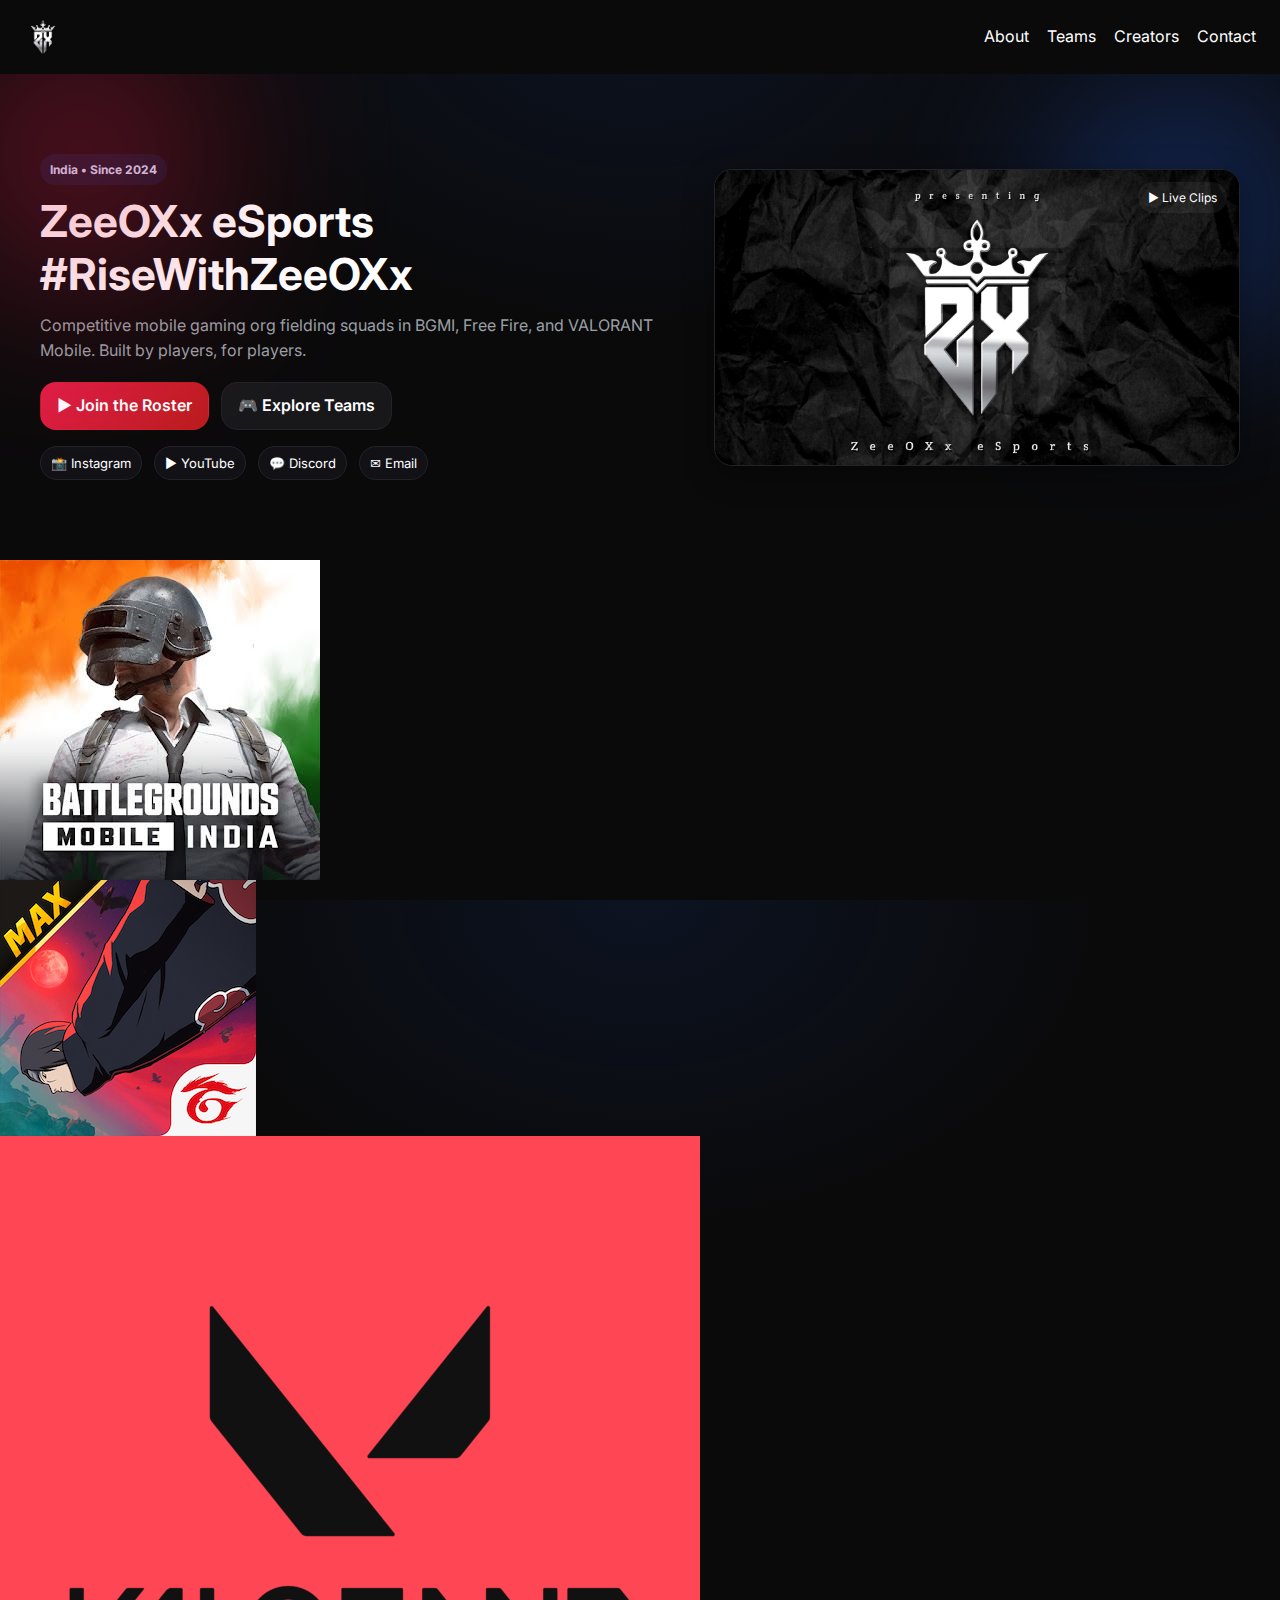
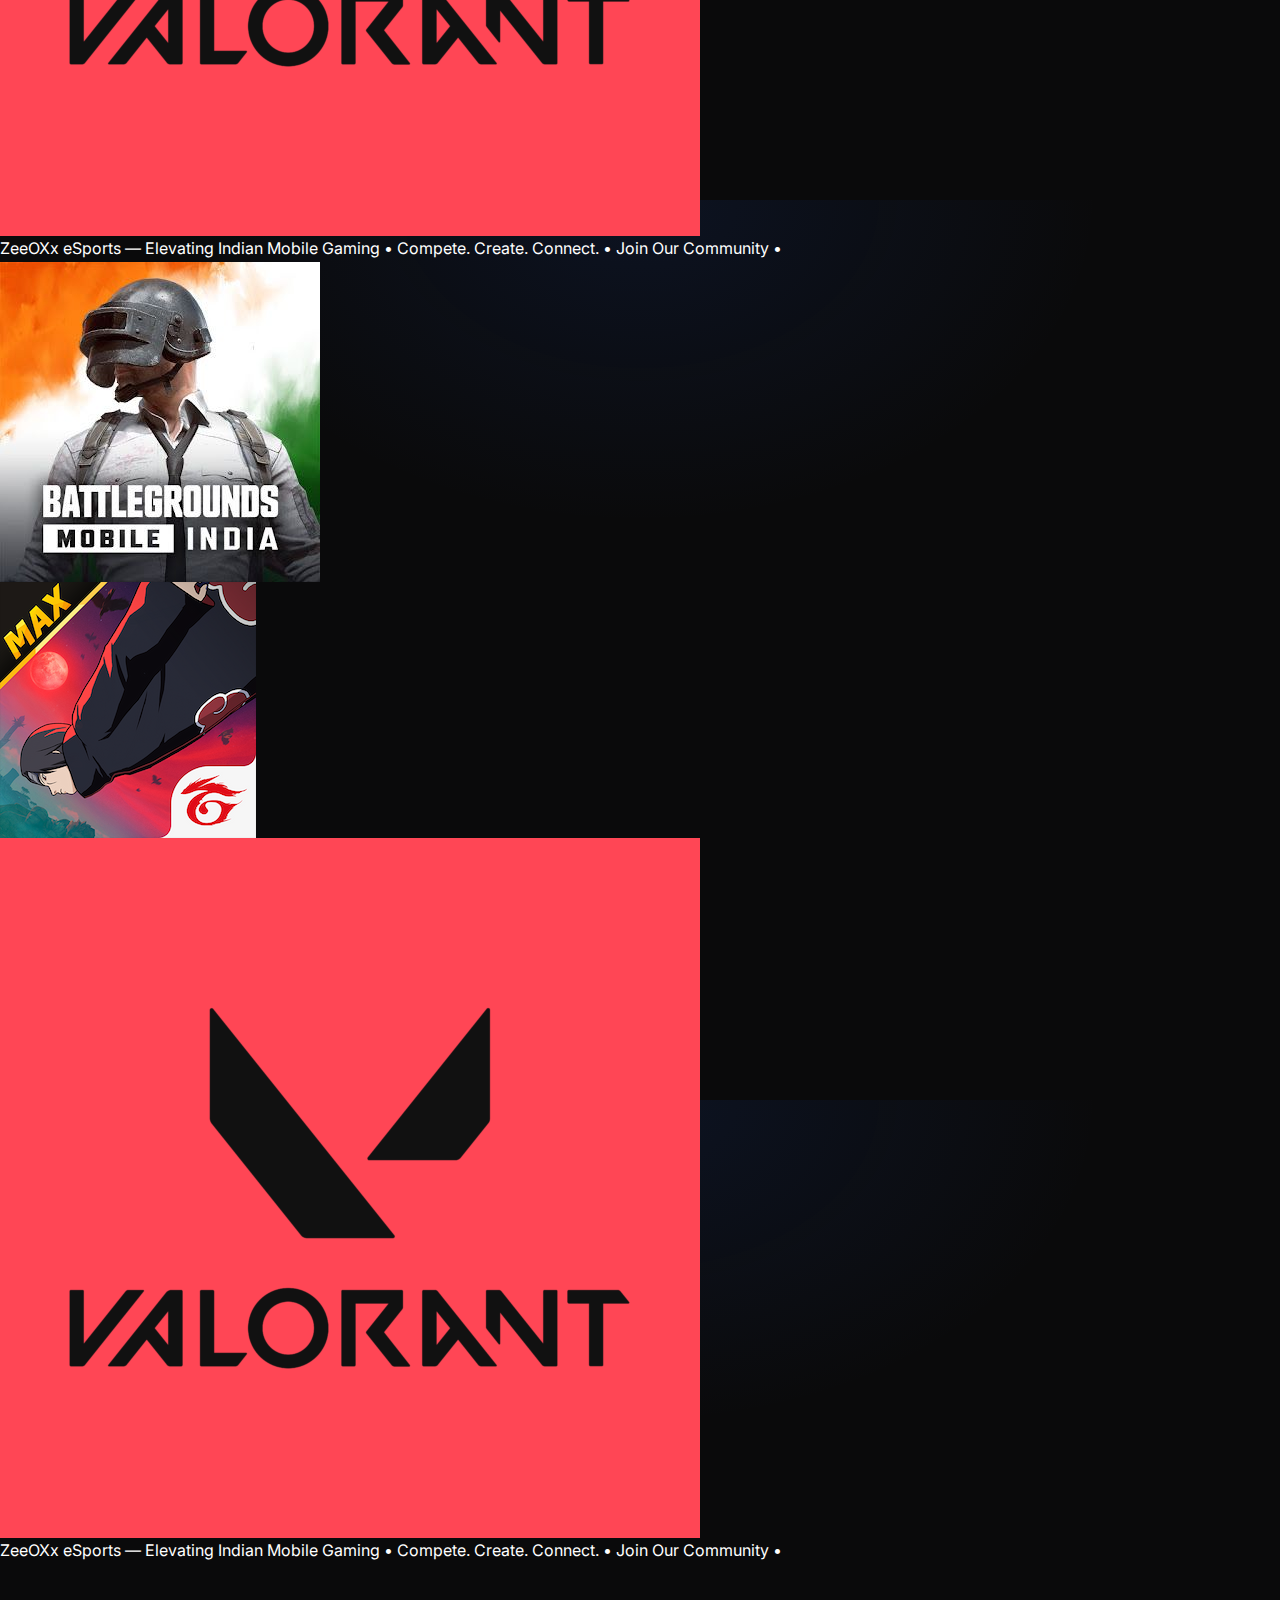
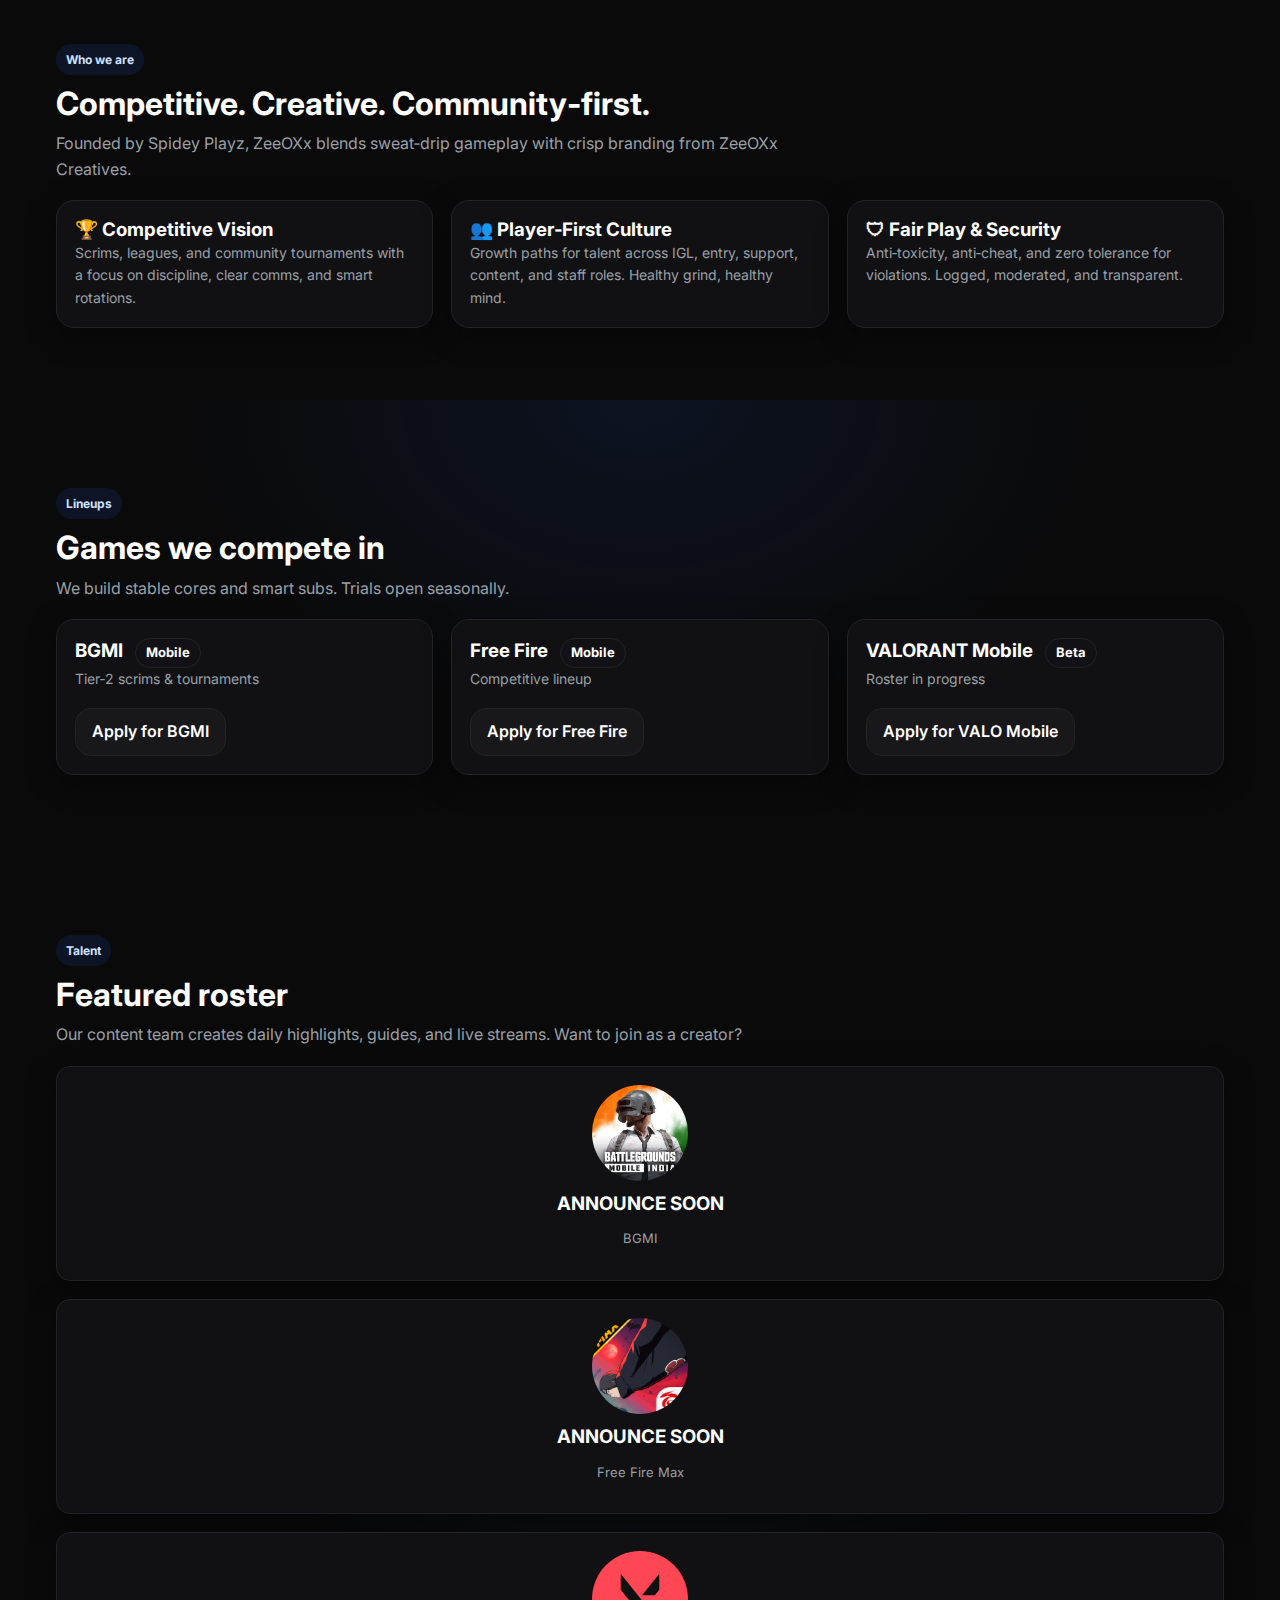
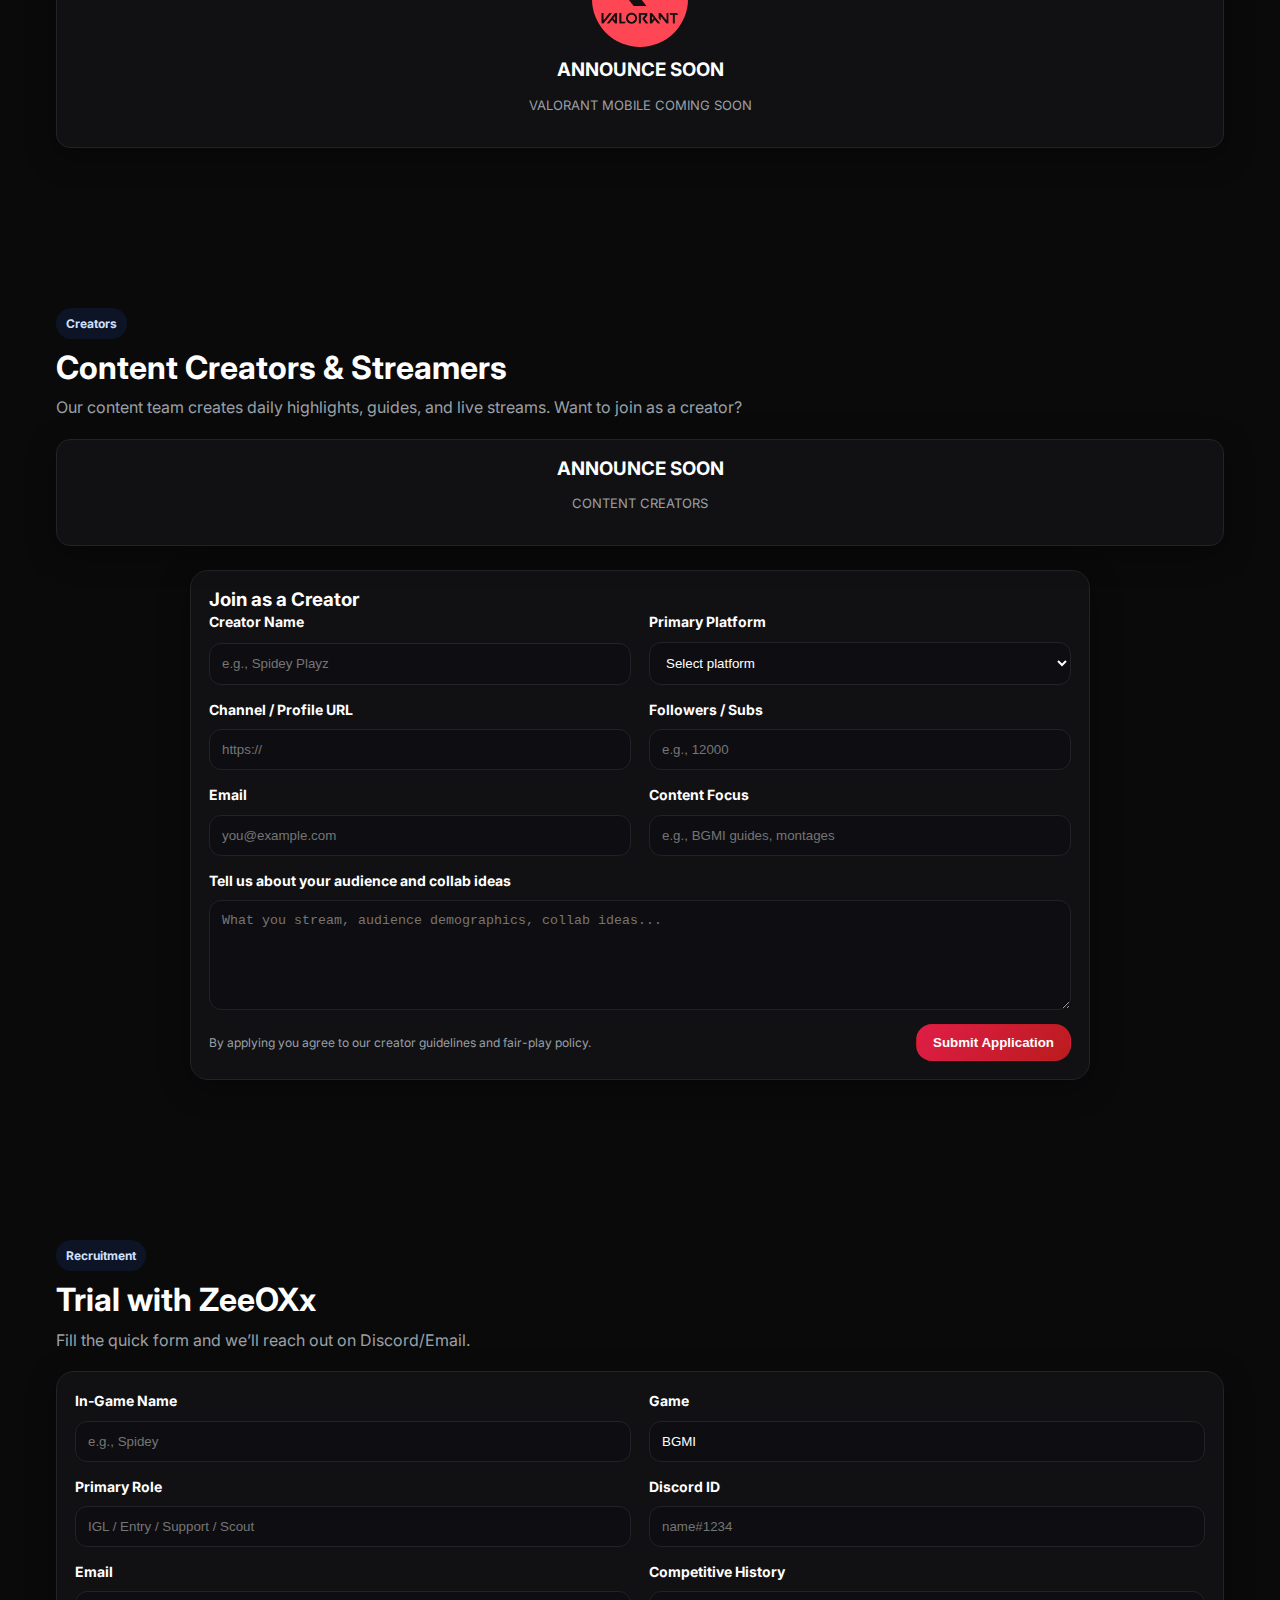
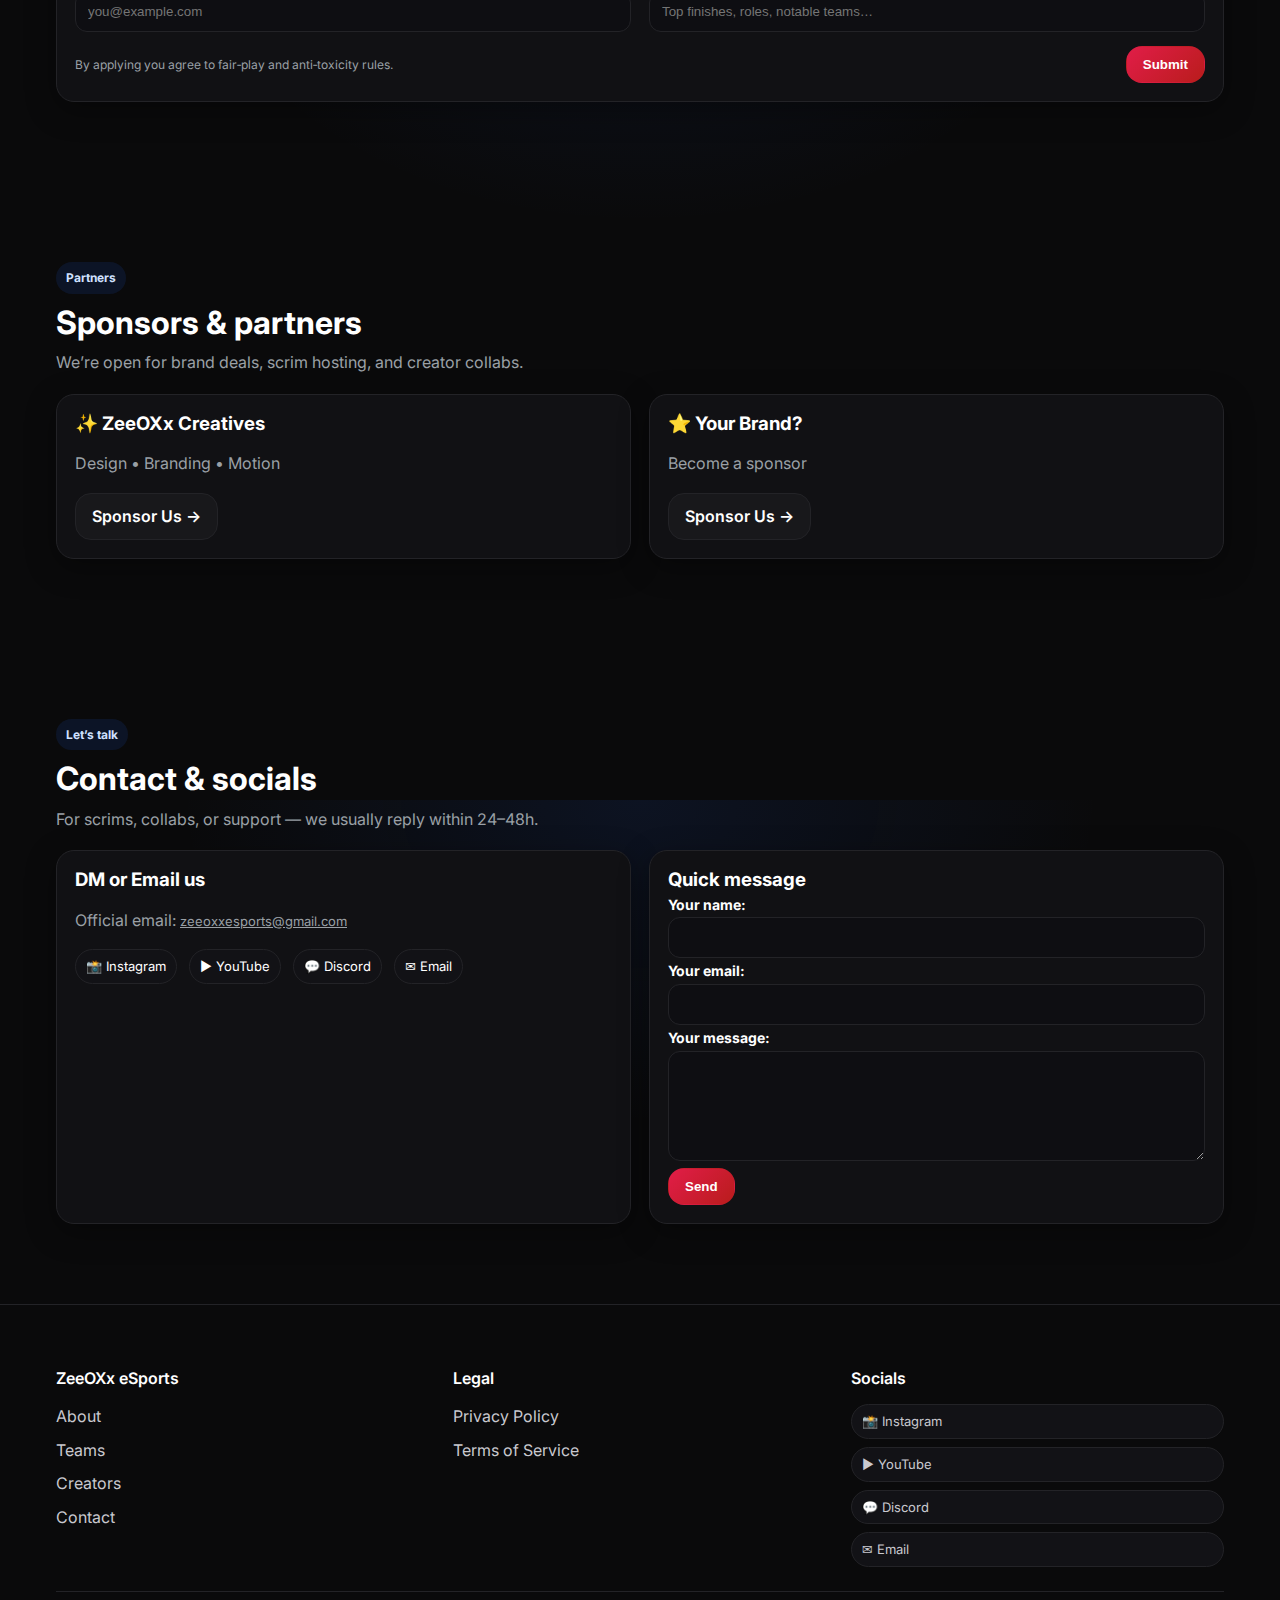
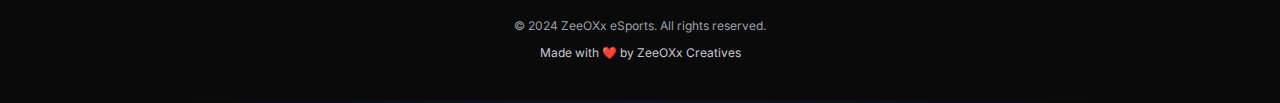
<file: index.html>
<!doctype html>
<html lang="en">
<head>
  <meta charset="utf-8">
  <meta name="viewport" content="width=device-width, initial-scale=1">
  <title>ZeeOXx eSports — Official</title>
  <meta name="description" content="ZeeOXx eSports — Competitive mobile gaming org for BGMI, Free Fire & VALORANT Mobile.">
  <link rel="preconnect" href="https://fonts.googleapis.com">
  <link rel="preconnect" href="https://fonts.gstatic.com" crossorigin>
  <link href="https://fonts.googleapis.com/css2?family=Inter:wght@400;600;700;800&display=swap" rel="stylesheet">
  <link rel="stylesheet" href="style.css">
</head>
<body>

  <!-- ——— NAVBAR ——— -->
    <nav style="display:flex; flex-direction: row; justify-content:space-between; align-items:center; padding:12px 24px; background:#0a0a0a;">
    <!-- Logo (left) -->
    <a href="#" style="display:flex; align-items:left; gap:8px; text-decoration:none; color:#fff; font-weight:600; font-size:18px;">
      <img src="logo.png" alt="ZeeOXx Logo" style="height:50px; border-radius:8px;">
    </a>
    <!-- Menu (right) -->
    <div style="display:flex; gap:18px;">
      <a href="#about" style="color:#fff; text-decoration:none;">About</a>
      <a href="#teams" style="color:#fff; text-decoration:none;">Teams</a>
      <a href="#creators" style="color:#fff; text-decoration:none;">Creators</a>
      <a href="#contact" style="color:#fff; text-decoration:none;">Contact</a>
    </div>
  </nav>

  <!-- ——— HERO SECTION ——— -->
  <section id="home" class="hero">
    <div class="bgfx"></div>
    <div class="container hero-wrap">
      <div>
        <span class="badge">India • Since 2024</span>
        <h1 style="margin-top:10px">
          ZeeOXx eSports
          <span class="muted" style="display:block; font-size:.72em; font-weight:600"></span>
          #RiseWithZeeOXx
        </h1>
        <p class="muted" style="margin-top:12px">
          Competitive mobile gaming org fielding squads in BGMI, Free Fire, and VALORANT Mobile. Built by players, for players.
        </p>
        <div style="margin-top:18px; display:flex; gap:12px; flex-wrap:wrap">
          <a class="btn primary" href="#join" data-link>▶ Join the Roster</a>
          <a class="btn" href="#teams" data-link>🎮 Explore Teams</a>
        </div>
        <div class="socials" style="margin-top:16px">
          <!-- Social Links -->
          <a class="chip" href="https://instagram.com/zeeoxx_esports" target="_blank" rel="noreferrer">📸 Instagram</a>
          <a class="chip" href="https://youtube.com/@zeeoxxesportsandcreative?si=grVfRx0jjaOaMupl" target="_blank" rel="noreferrer">▶ YouTube</a>
          <a class="chip" href="https://discord.gg/6UCxTGSFdj" target="_blank" rel="noreferrer">💬 Discord</a>
          <a class="chip" href="mailto:zeeoxxesports@gmail.com">✉ Email</a>
        </div>
      </div>
      <div>
        <div class="card" style="overflow:hidden; position:relative">
          <div style="position:absolute; right:12px; top:12px; font-size:12px; background:rgba(255,255,255,.06); padding:6px 10px; border-radius:999px;">
            ▶ Live Clips
          </div>
          <img alt="ZeeOXx montage banner" src="zx.jpg">
        </div>
      </div>
    </div>
  </section>

  <!-- ——— MARQUEE (TILTED) ——— -->
  <div class="marquee-wrap custom-marquee white-bg-marquee">
    <div class="marquee">
      <span class="marquee-content">
        <!-- 1st copy -->
        <img src="bgmi.jpg" alt="BGMI" class="marquee-logo">
        <img src="ff.png" alt="Free Fire Max" class="marquee-logo">
        <img src="valom.png" alt="Valorant" class="marquee-logo">
        ZeeOXx eSports — Elevating Indian Mobile Gaming • Compete. Create. Connect. • Join Our Community •
        <!-- 2nd copy for seamless loop -->
        <img src="bgmi.jpg" alt="BGMI" class="marquee-logo">
        <img src="ff.png" alt="Free Fire Max" class="marquee-logo">
        <img src="valom.png" alt="Valorant" class="marquee-logo">
        ZeeOXx eSports — Elevating Indian Mobile Gaming • Compete. Create. Connect. • Join Our Community •
      </span>
    </div>
  </div>

  <!-- ——— ABOUT SECTION ——— -->
  <section id="about" class="section">
    <div class="container">
      <div class="eyebrow">
        Who we are
      </div>
      <h2>Competitive. Creative. Community‑first.</h2>
      <p class="muted" style="max-width:780px; margin-top:8px">
        Founded by Spidey Playz, ZeeOXx blends sweat‑drip gameplay with crisp branding from ZeeOXx Creatives.
      </p>
      <div class="grid grid-3" style="margin-top:18px">
        <!-- About Cards -->
        <div class="card">
          <div class="head">
            <h3>🏆 Competitive Vision</h3>
          </div>
          <div class="body">
            Scrims, leagues, and community tournaments with a focus on discipline, clear comms, and smart rotations.
          </div>
        </div>
        <div class="card">
          <div class="head">
            <h3>👥 Player‑First Culture</h3>
          </div>
          <div class="body">
            Growth paths for talent across IGL, entry, support, content, and staff roles. Healthy grind, healthy mind.
          </div>
        </div>
        <div class="card">
          <div class="head">
            <h3>🛡 Fair Play & Security</h3>
          </div>
          <div class="body">
            Anti‑toxicity, anti‑cheat, and zero tolerance for violations. Logged, moderated, and transparent.
          </div>
        </div>
      </div>
    </div>
  </section>

  <!-- ——— TEAMS SECTION ——— -->
  <section id="teams" class="section">
    <div class="container">
      <div class="eyebrow">
        Lineups
      </div>
      <h2>Games we compete in</h2>
      <p class="muted" style="max-width:780px; margin-top:8px">
        We build stable cores and smart subs. Trials open seasonally.
      </p>
      <div class="grid grid-3" style="margin-top:18px">
        <!-- BGMI Team Card -->
        <div class="card">
          <div class="head">
            <h3>BGMI <span class="chip" style="margin-left:8px">Mobile</span></h3>
          </div>
          <div class="body">
            Tier‑2 scrims & tournaments
          </div>
          <div class="foot">
            <a class="btn" href="#join" data-link>Apply for BGMI</a>
          </div>
        </div>
        <!-- Free Fire Team Card -->
        <div class="card">
          <div class="head">
            <h3>Free Fire <span class="chip" style="margin-left:8px">Mobile</span></h3>
          </div>
          <div class="body">
            Competitive lineup
          </div>
          <div class="foot">
            <a class="btn" href="#join" data-link>Apply for Free Fire</a>
          </div>
        </div>
        <!-- Valorant Team Card -->
        <div class="card">
          <div class="head">
            <h3>VALORANT Mobile <span class="chip" style="margin-left:8px">Beta</span></h3>
          </div>
          <div class="body">
            Roster in progress
          </div>
          <div class="foot">
            <a class="btn" href="#join" data-link>Apply for VALO Mobile</a>
          </div>
        </div>
      </div>
    </div>
  </section>

  <!-- ——— IN GAME ROSTERS SECTION ——— -->
  <section id="roster" class="section">
    <div class="container">
      <div class="eyebrow">
        Talent
      </div>
      <h2>Featured roster</h2>
      <p class="muted" style="max-width:780px; margin-top:8px">
        Our content team creates daily highlights, guides, and live streams. Want to join as a creator?
      </p>
      <!-- Showcase grid -->
      <div class="grid md:grid-cols-4 gap-6" style="margin-top:18px">
        <!-- BGMI Roster -->
        <div class="card creator-card">
          <img class="creator-avatar" src="bgmi.jpg" alt="BGMI">
          <h3 class="font-semibold">ANNOUNCE SOON</h3>
          <p class="muted" style="font-size:13px">BGMI</p>
        </div>
        <!-- Free Fire Max -->
        <div class="card creator-card">
          <img class="creator-avatar" src="ff.png" alt="ff">
          <h3 class="font-semibold">ANNOUNCE SOON</h3>
          <p class="muted" style="font-size:13px">Free Fire Max</p>
        </div>
        <!-- Valorant Mobile -->
        <div class="card creator-card">
          <img class="creator-avatar" src="valom.png" alt="VALOM">
          <h3 class="font-semibold">ANNOUNCE SOON</h3>
          <p class="muted" style="font-size:13px">VALORANT MOBILE COMING SOON</p>
        </div>
      </div>
    </div>
  </section>

  <!-- ——— CREATORS SECTION ——— -->
  <section id="creators" class="section">
    <div class="container">
      <div class="eyebrow">
        Creators
      </div>
      <h2>Content Creators & Streamers</h2>
      <p class="muted" style="max-width:780px; margin-top:8px">
        Our content team creates daily highlights, guides, and live streams. Want to join as a creator?
      </p>
      <!-- Showcase grid -->
      <div class="grid md:grid-cols-4 gap-6" style="margin-top:18px">
        <!-- Creator 1 -->
        <div class="card creator-card">
          <h3 class="font-semibold">ANNOUNCE SOON</h3>
          <p class="muted" style="font-size:13px">CONTENT CREATORS</p>
        </div>
      </div>

      <!-- Creator application form -->
      <div class="card" style="margin-top:24px; padding:18px; max-width:900px; margin-left:auto; margin-right:auto">
        <h3 class="font-semibold mb-3">Join as a Creator</h3>
        <form id="creatorForm" class="form">
        	<form
  action="https://formspree.io/f/xjkevoqb"
  method="POST"
>
          <div class="grid grid-2">
            <div class="field">
              <label>Creator Name</label>
              <input name="name" required placeholder="e.g., Spidey Playz">
            </div>
            <div class="field">
              <label>Primary Platform</label>
              <select name="platform" required>
                <option value="">Select platform</option>
                <option>YouTube</option>
                <option>Twitch</option>
                <option>Instagram</option>
                <option>Kick</option>
              </select>
            </div>
          </div>
          <div class="grid grid-2">
            <div class="field">
              <label>Channel / Profile URL</label>
              <input name="url" type="url" placeholder="https://">
            </div>
            <div class="field">
              <label>Followers / Subs</label>
              <input name="count" type="number" placeholder="e.g., 12000">
            </div>
          </div>
          <div class="grid grid-2">
            <div class="field">
              <label>Email</label>
              <input name="email" type="email" required placeholder="you@example.com">
            </div>
            <div class="field">
              <label>Content Focus</label>
              <input name="focus" placeholder="e.g., BGMI guides, montages">
            </div>
          </div>
          <div class="field">
            <label>Tell us about your audience and collab ideas</label>
            <textarea name="message" placeholder="What you stream, audience demographics, collab ideas..."></textarea>
          </div>
          <div style="display:flex; justify-content:space-between; align-items:center; gap:12px; flex-wrap:wrap">
            <div class="muted" style="font-size:12px">
              By applying you agree to our creator guidelines and fair-play policy.
            </div>
            <button type="submit" class="btn primary">Submit Application</button>
          </div>
        </form>
        <div id="creatorSuccess" style="display:none; text-align:center; padding:18px; margin-top:12px">
          <div class="badge" style="background:rgba(34,197,94,.12); color:#86efac">
            Application received
          </div>
          <p class="muted" style="margin-top:8px">
            Thanks! We’ll review and reach out within 3 business days. Join our Discord for faster replies.
          </p>
          <a class="btn" style="margin-top:10px" href="https://discord.gg/6UCxTGSFdj" target="_blank" rel="noreferrer">💬 Join Discord</a>
        </div>
      </div>
    </div>
  </section>

  <!-- ——— JOIN SECTION ——— -->
  <section id="join" class="section">
    <div class="container">
      <div class="eyebrow">
        Recruitment
      </div>
      <h2>Trial with ZeeOXx</h2>
      <p class="muted" style="max-width:780px; margin-top:8px">
        Fill the quick form and we’ll reach out on Discord/Email.
      </p>
      <div class="card" style="margin-top:18px; padding:18px">
        <form id="applyForm" class="form">
        	<form
  action="https://formspree.io/f/xjkevoqb"
  method="POST"
>
          <div class="grid grid-2">
            <div class="field">
              <label>In‑Game Name</label>
              <input name="ign" required placeholder="e.g., Spidey">
            </div>
            <div class="field">
              <label>Game</label>
              <input name="game" required value="BGMI">
            </div>
          </div>
          <div class="grid grid-2">
            <div class="field">
              <label>Primary Role</label>
              <input name="role" required placeholder="IGL / Entry / Support / Scout">
            </div>
            <div class="field">
              <label>Discord ID</label>
              <input name="discord" required placeholder="name#1234">
            </div>
          </div>
          <div class="grid grid-2">
            <div class="field">
              <label>Email</label>
              <input type="email" name="email" required placeholder="you@example.com">
            </div>
            <div class="field">
              <label>Competitive History</label>
              <input name="history" placeholder="Top finishes, roles, notable teams…">
            </div>
          </div>
          <div style="display:flex; align-items:center; justify-content:space-between; gap:12px; flex-wrap:wrap">
            <div class="muted" style="font-size:12px">
              By applying you agree to fair‑play and anti‑toxicity rules.
            </div>
            <button class="btn primary" type="submit">Submit</button>
          </div>
        </form>
        <div id="applySuccess" style="display:none; text-align:center; padding:24px">
          <div class="badge" style="background:rgba(34,197,94,.12); color:#86efac">
            Application sent
          </div>
          <p class="muted" style="max-width:520px; margin:8px auto 0">
            Thanks! We’ll ping you on Discord or email within 48 hours. Meanwhile, join our Discord for faster updates.
          </p>
          <a class="btn" style="margin-top:10px" href="https://discord.gg/6UCxTGSFdj" target="_blank" rel="noreferrer">💬 Join Discord</a>
        </div>
      </div>
    </div>
  </section>

  <!-- ——— SPONSORS SECTION ——— -->
  <section id="sponsors" class="section">
    <div class="container">
      <div class="eyebrow">
        Partners
      </div>
      <h2>Sponsors & partners</h2>
      <p class="muted" style="max-width:780px; margin-top:8px">
        We’re open for brand deals, scrim hosting, and creator collabs.
      </p>
      <div class="grid grid-2" style="margin-top:18px">
        <div class="card" style="padding:18px">
          <h3>✨ ZeeOXx Creatives</h3>
          <p class="muted">Design • Branding • Motion</p>
          <div style="margin-top:10px">
            <a class="btn" href="#contact" data-link>Sponsor Us →</a>
          </div>
        </div>
        <div class="card" style="padding:18px">
          <h3>⭐ Your Brand?</h3>
          <p class="muted">Become a sponsor</p>
          <div style="margin-top:10px">
            <a class="btn" href="#contact" data-link>Sponsor Us →</a>
          </div>
        </div>
      </div>
    </div>
  </section>

  <!-- ——— CONTACT SECTION ——— -->
  <section id="contact" class="section">
    <div class="container">
      <div class="eyebrow">
        Let’s talk
      </div>
      <h2>Contact & socials</h2>
      <p class="muted" style="max-width:780px; margin-top:8px">
        For scrims, collabs, or support — we usually reply within 24–48h.
      </p>
      <div class="grid grid-2" style="margin-top:18px">
        <div class="card" style="padding:18px">
          <h3>DM or Email us</h3>
          <p class="muted">
            Official email:
            <a href="mailto:zeeoxxesports@gmail.com" style="text-decoration:underline; font-size:13px;" color:#fff">zeeoxxesports@gmail.com</a>
          </p>
          <div style="display:flex; flex-wrap:wrap; gap:12px; margin-top:8px">
            <a class="chip" href="https://instagram.com/zeeoxx_esports" target="_blank" rel="noreferrer">📸 Instagram</a>
            <a class="chip" href="https://youtube.com/@zeeoxxesportsandcreative?si=grVfRx0jjaOaMupl" target="_blank" rel="noreferrer">▶ YouTube</a>
            <a class="chip" href="https://discord.gg/6UCxTGSFdj" target="_blank" rel="noreferrer">💬 Discord</a>
            <a class="chip" href="mailto:zeeoxxesports@gmail.com">✉ Email</a>
          </div>
        </div>
        <div class="card" style="padding:18px">
          <h3>Quick message</h3>
          <form
  action="https://formspree.io/f/xjkevoqb"
  method="POST"
>
  <label>
    Your name:
    <input type="text" name="name" required>
  </label>
  <label>
    Your email:
    <input type="email" name="email" required>
  </label>
  <label>
    Your message:
    <textarea name="message" required></textarea>
  </label>
  <button type="submit" class="btn primary">Send</button>
</form>
          <div id="contactSuccess" style="display:none;" class="muted">
            Thanks! We’ll get back via <strong style="color:#fff">zeeoxxesports@gmail.com</strong>.
          </div>
        </div>
      </div>
    </div>
  </section>

  <!-- ——— FOOTER ——— -->
  <footer style="padding:40px 0; color:#c9c9cf; border-top:1px solid var(--border)">
    <div class="container">
      <div style="display:grid; gap:24px">
        <div style="display:grid; grid-template-columns:repeat(auto-fit,minmax(240px,1fr)); gap:24px">
          <div>
            <h4 style="font-weight:600; color:#fff; margin-bottom:12px">ZeeOXx eSports</h4>
            <a style="display:block; margin-bottom:8px" href="#about" data-link>About</a>
            <a style="display:block; margin-bottom:8px" href="#teams" data-link>Teams</a>
            <a style="display:block; margin-bottom:8px" href="#creators" data-link>Creators</a>
            <a style="display:block" href="#contact" data-link>Contact</a>
          </div>
          <div>
            <h4 style="font-weight:600; color:#fff; margin-bottom:12px">Legal</h4>
            <!-- Updated links to local HTML files -->
            <a style="display:block; margin-bottom:8px" href="privacy-policy.html">Privacy Policy</a>
            <a style="display:block" href="terms-of-service.html">Terms of Service</a>
          </div>
          <div>
            <h4 style="font-weight:600; color:#fff; margin-bottom:12px">Socials</h4>
            <div style="display:flex; flex-direction:column; gap:8px">
              <a class="chip" href="https://instagram.com/zeeoxx_esports" target="_blank" rel="noreferrer">📸 Instagram</a>
              <a class="chip" href="https://youtube.com/@zeeoxxesportsandcreative?si=grVfRx0jjaOaMupl" target="_blank" rel="noreferrer">▶ YouTube</a>
              <a class="chip" href="https://discord.gg/6UCxTGSFdj" target="_blank" rel="noreferrer">💬 Discord</a>
              <a class="chip" href="mailto:zeeoxxesports@gmail.com">✉ Email</a>
            </div>
          </div>
        </div>
        <div style="border-top:1px solid var(--border); padding-top:24px; text-align:center">
          <div class="muted" style="font-size:12px; margin-bottom:8px">
            © 2024 ZeeOXx eSports. All rights reserved.
          </div>
          <div style="font-size:12px">
            Made with ❤️ by ZeeOXx Creatives
          </div>
        </div>
      </div>
    </div>
  </footer>

  <!-- ——— SCRIPTS ——— -->
  <script src="script.js"></script>
</body>
</html>
</file>
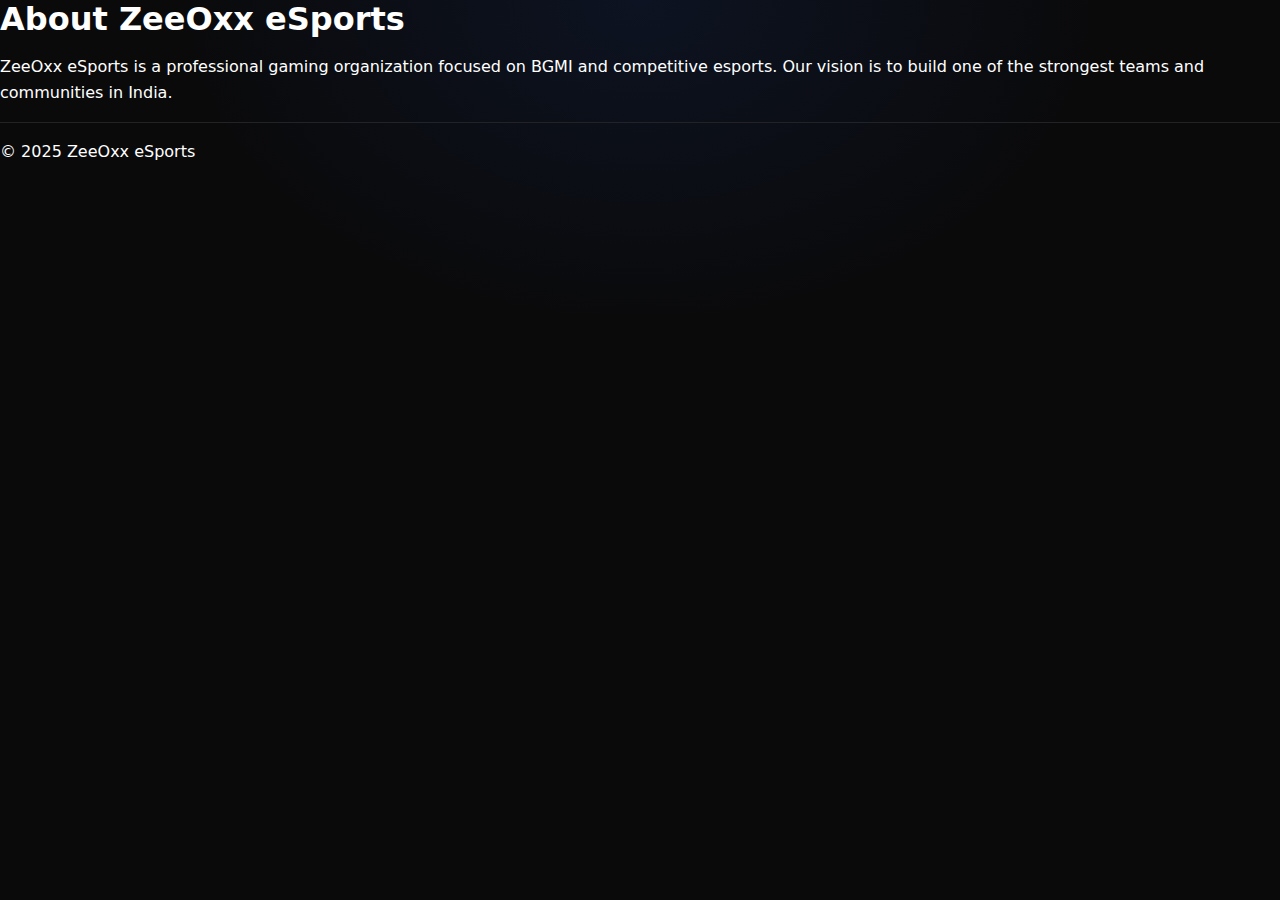
<file: about.html>
<!DOCTYPE html>
<html lang="en">
<head>
  <meta charset="UTF-8">
  <meta name="viewport" content="width=device-width, initial-scale=1.0">

  <title>About - ZeeOxx eSports</title>
  <meta name="description" content="Learn more about ZeeOxx eSports, our mission, vision, and journey in the competitive gaming world.">
  <meta name="keywords" content="About ZeeOxx, ZeeOxx eSports team, esports journey, gaming community, BGMI clan, esports organization">
  <meta name="author" content="ZeeOxx eSports">

  <meta property="og:title" content="About ZeeOxx eSports">
  <meta property="og:description" content="Know the story behind ZeeOxx eSports and our journey in competitive gaming.">
  <meta property="og:url" content="https://zeeoxxesports.github.io/zeeoxxesports/about.html">
  <meta property="og:type" content="website">
  <meta property="og:image" content="https://zeeoxxesports.github.io/zeeoxxesports/logo.png">

  <link rel="stylesheet" href="style.css">
</head>
<body>
  <header>
    <h1>About ZeeOxx eSports</h1>
  </header>

  <main>
    <p>ZeeOxx eSports is a professional gaming organization focused on BGMI and competitive esports. Our vision is to build one of the strongest teams and communities in India.</p>
  </main>

  <footer>
    <p>© 2025 ZeeOxx eSports</p>
  </footer>
</body>
</html>
</file>
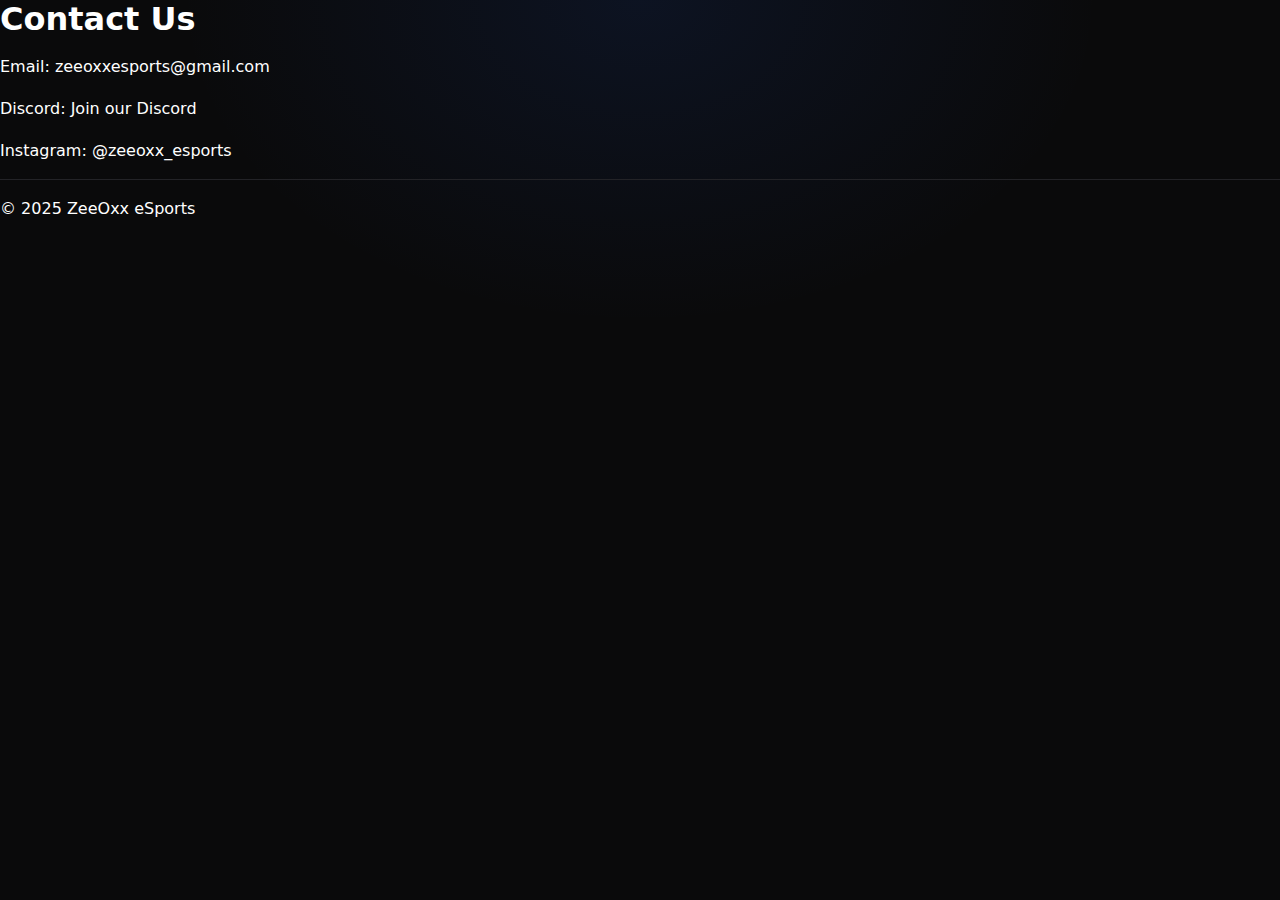
<file: contact.html>
<!DOCTYPE html>
<html lang="en">
<head>
  <meta charset="UTF-8">
  <meta name="viewport" content="width=device-width, initial-scale=1.0">

  <title>Contact - ZeeOxx eSports</title>
  <meta name="description" content="Get in touch with ZeeOxx eSports. Connect with us for collaborations, recruitment, and inquiries.">
  <meta name="keywords" content="Contact ZeeOxx, eSports contact, gaming support, recruitment, ZeeOxx team, collaborations">
  <meta name="author" content="ZeeOxx eSports">

  <meta property="og:title" content="Contact ZeeOxx eSports">
  <meta property="og:description" content="Reach out to ZeeOxx eSports for recruitment, collaborations, or community support.">
  <meta property="og:url" content="https://zeeoxxesports.github.io/zeeoxxesports/contact.html">
  <meta property="og:type" content="website">
  <meta property="og:image" content="https://zeeoxxesports.github.io/zeeoxxesports/logo.png">

  <link rel="stylesheet" href="style.css">
</head>
<body>
  <header>
    <h1>Contact Us</h1>
  </header>

  <main>
    <p>Email: <a href="mailto:zeeoxxesports@gmail.com">zeeoxxesports@gmail.com</a></p>
    <p>Discord: <a href="https://discord.gg/yourinvite" target="_blank">Join our Discord</a></p>
    <p>Instagram: <a href="https://instagram.com/zeeoxx_esports" target="_blank">@zeeoxx_esports</a></p>
  </main>

  <footer>
    <p>© 2025 ZeeOxx eSports</p>
  </footer>
</body>
</html>
</file>
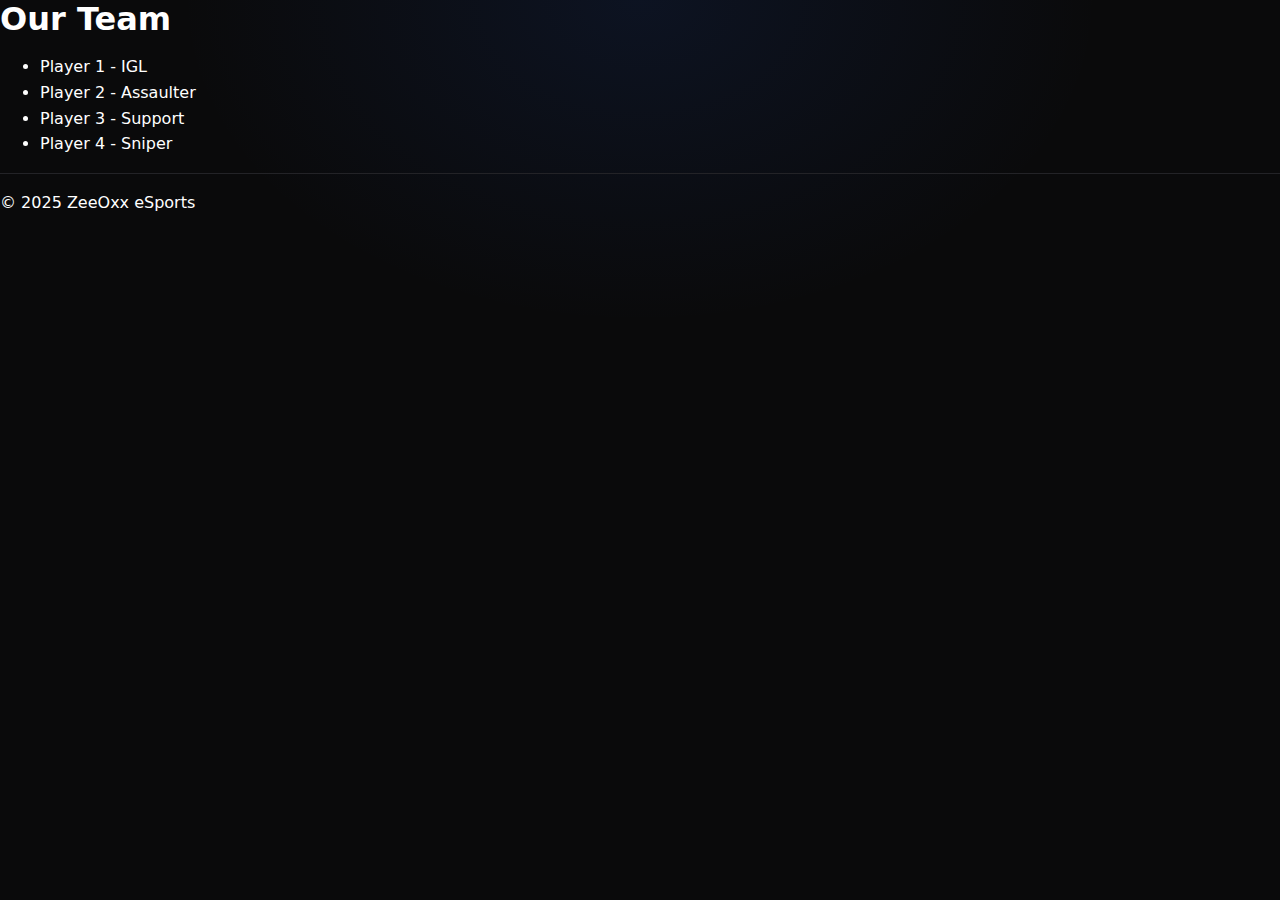
<file: team.html>
<!DOCTYPE html>
<html lang="en">
<head>
  <meta charset="UTF-8">
  <meta name="viewport" content="width=device-width, initial-scale=1.0">

  <title>Team - ZeeOxx eSports</title>
  <meta name="description" content="Meet the official ZeeOxx eSports roster. Skilled BGMI players and our esports lineup.">
  <meta name="keywords" content="ZeeOxx team, esports roster, BGMI lineup, ZeeOxx players, gaming squad">
  <meta name="author" content="ZeeOxx eSports">

  <meta property="og:title" content="ZeeOxx eSports Team">
  <meta property="og:description" content="Check out the roster of ZeeOxx eSports. Our BGMI players and competitive squad.">
  <meta property="og:url" content="https://zeeoxxesports.github.io/zeeoxxesports/team.html">
  <meta property="og:type" content="website">
  <meta property="og:image" content="https://zeeoxxesports.github.io/zeeoxxesports/logo.png">

  <link rel="stylesheet" href="style.css">
</head>
<body>
  <header>
    <h1>Our Team</h1>
  </header>

  <main>
    <ul>
      <li>Player 1 - IGL</li>
      <li>Player 2 - Assaulter</li>
      <li>Player 3 - Support</li>
      <li>Player 4 - Sniper</li>
    </ul>
  </main>

  <footer>
    <p>© 2025 ZeeOxx eSports</p>
  </footer>
</body>
</html>
</file>
<file: style.css>
:root{
      --bg:#0a0a0b;        /* base black */
      --card:#111114;      /* card bg */
      --muted:#9aa0a6;     /* muted grey */
      --border:#232327;    /* borders */
      --acc:#e11d48;       /* red */
      --acc-2:#2563eb;     /* blue */
      --ring:rgba(37,99,235,.25);
      --round:18px;
      --shadow:0 8px 30px rgba(0,0,0,.35);
      --max:1200px;
    }
    *{box-sizing:border-box}
    html,body{height:100%}
    body{
      margin:0; font-family:Inter,system-ui,-apple-system,Segoe UI,Roboto,Arial,sans-serif; color:#fff; background:
      radial-gradient(60% 60% at 50% 0%, rgba(37,99,235,.10), transparent 60%) ,
      var(--bg);
      line-height:1.6;
    }
    a{color:inherit; text-decoration:none}
    img{max-width:100%; display:block}
    .container{max-width:var(--max); margin-inline:auto; padding:0 16px}
    .btn{display:inline-flex; align-items:center; gap:8px; padding:10px 16px; border-radius:16px; border:1px solid var(--border); background:#18181b; color:#fff; font-weight:600}
    .btn.primary{background:linear-gradient(135deg,var(--acc),#b91c1c); border-color:transparent}
    .btn:hover{filter:brightness(1.05)}
    .badge{display:inline-flex; align-items:center; gap:6px; padding:6px 10px; border-radius:999px; font-size:12px; font-weight:700; background:rgba(37,99,235,.12); color:#cfe0ff}
    .card{background:var(--card); border:1px solid var(--border); border-radius:var(--round); box-shadow:var(--shadow)}
    .section{position:relative; padding:80px 0}
    .eyebrow{display:inline-block; margin-bottom:10px; padding:6px 10px; font-size:12px; font-weight:700; border-radius:999px; background:rgba(37,99,235,.12); color:#cfe0ff}
    h1,h2,h3{line-height:1.2; margin:0}
    h2{font-size:32px}
    .muted{color:var(--muted)}
    .grid{display:grid; gap:18px}
    .grid-2{grid-template-columns:repeat(2,minmax(0,1fr))}
    .grid-3{grid-template-columns:repeat(3,minmax(0,1fr))}

    /* ——— Navbar ——— */
    .nav{position:sticky; top:0; z-index:100; backdrop-filter:blur(8px); background:rgba(10,10,11,.72); border-bottom:1px solid var(--border)}
    .nav .row{display:flex; align-items:center; justify-content:space-between; padding:14px 16px}
    .brand{display:flex; align-items:center; gap:10px}
    .logo{width:40px; height:40px; border-radius:14px; padding:2px; background:linear-gradient(135deg,#ef4444,#0b0b0e 50%,#2563eb)}
    .logo > span{display:grid; place-items:center; width:100%; height:100%; background:#000; border-radius:12px; font-weight:900}
    .nav a.link{font-weight:600; color:#c9c9cf}
    .nav a.link:hover{color:#fff}
    .nav .links{display:none; gap:22px}
    .menu-btn{display:inline-flex; background:none; color:#fff; border:0}
    .drawer{display:none; border-top:1px solid var(--border); background:#0d0d10}
    .drawer a{display:block; padding:12px; border-bottom:1px solid var(--border)}

    /* ——— Hero ——— */
    .hero{position:relative; overflow:hidden}
    .hero .bgfx::before, .hero .bgfx::after{
      content:""; position:absolute; filter:blur(90px); opacity:.35; pointer-events:none
    }
    .hero .bgfx::before{left:-60px; top:-60px; width:280px; height:280px; border-radius:50%; background:var(--acc)}
    .hero .bgfx::after{right:-40px; top:0; width:280px; height:280px; border-radius:50%; background:var(--acc-2)}
    .hero-wrap{display:grid; gap:30px; padding:80px 0}
    .hero h1{font-size:44px}
    .hero .socials{display:flex; flex-wrap:wrap; gap:12px}
    .chip{display:inline-flex; align-items:center; gap:8px; padding:6px 10px; border-radius:999px; background:#121216; border:1px solid var(--border); font-size:13px}

    /* ——— Cards layouts ——— */
    .card .head{padding:18px 18px 0}
    .card .body{padding:0 18px 18px; color:var(--muted); font-size:14px}
    .card .foot{padding:0 18px 18px}

    /* ——— Creators grid ——— */
    .creator-card{display:flex; flex-direction:column; align-items:center; text-align:center; padding:18px; border-radius:14px}
    .creator-avatar{width:96px; height:96px; border-radius:999px; object-fit:cover; margin-bottom:12px}
    .platform-links{display:flex; gap:8px; margin-top:8px}

    /* ——— Live embeds ——— */
    .embed{border-radius:12px; overflow:hidden; border:1px solid var(--border)}

    /* ——— Forms ——— */
    .form{display:grid; gap:14px}
    .field{display:grid; gap:8px}
    label{font-size:14px; font-weight:700}
    input,textarea,select{width:100%; padding:12px 12px; border-radius:12px; border:1px solid var(--border); background:#0e0e12; color:#fff; outline:none}
    input:focus,textarea:focus,select:focus{border-color:var(--acc-2); box-shadow:0 0 0 4px var(--ring)}
    textarea{min-height:110px; resize:vertical}

    /* ——— Footer ——— */
    footer{border-top:1px solid var(--border)}

    /* ——— Responsive ——— */
    @media (min-width:768px){
      .nav .links{display:flex}
      .menu-btn{display:none}
      .drawer{display:none !important}
      .hero-wrap{grid-template-columns:1.1fr .9fr; align-items:center}
      .grid-2{grid-template-columns:repeat(2,minmax(0,1fr))}
      .grid-3{grid-template-columns:repeat(3,minmax(0,1fr))}
    }
</file>
